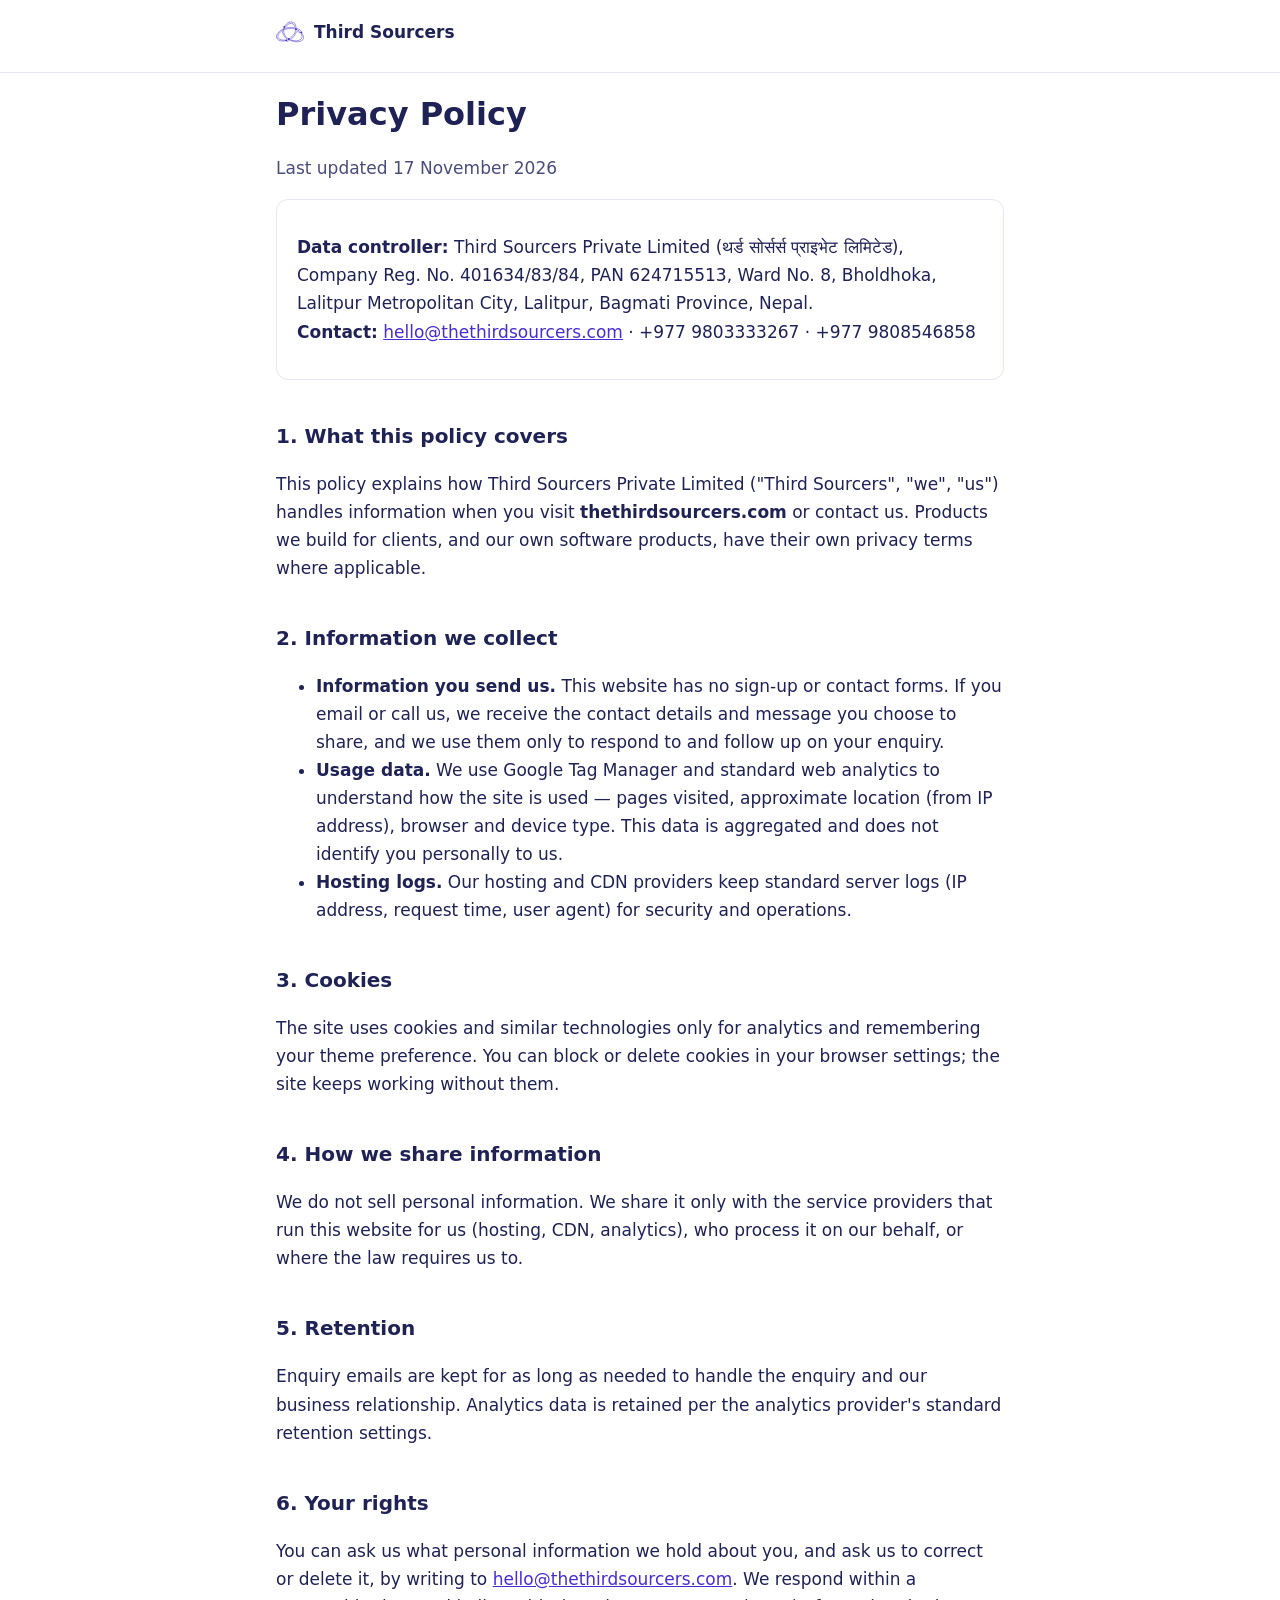
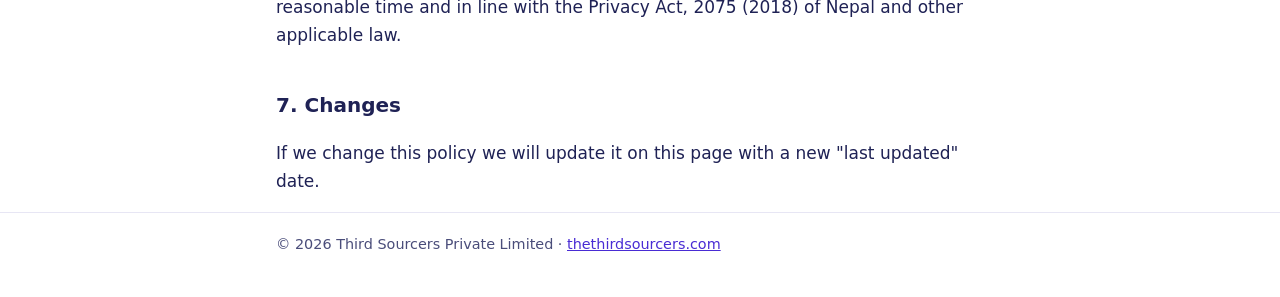
<file: privacy/index.html>
<!doctype html>
<html lang="en">
<head>
  <meta charset="utf-8" />
  <meta name="viewport" content="width=device-width, initial-scale=1" />
  <title>Privacy Policy — Third Sourcers</title>
  <meta name="description" content="How Third Sourcers Private Limited collects, uses and protects information on thethirdsourcers.com." />
  <link rel="icon" type="image/svg+xml" href="/Favicon.svg" />
  <style>
    :root { --ink: #1F2255; --ink-soft: #4a4d7a; --violet: #492CD4; --bg: #ffffff; --line: #e7e6f4; }
    @media (prefers-color-scheme: dark) {
      :root { --ink: #eef0ff; --ink-soft: #b9bcdc; --violet: #a596ff; --bg: #14163a; --line: #2b2e5e; }
    }
    * { box-sizing: border-box; }
    body { margin: 0; background: var(--bg); color: var(--ink); font: 17px/1.65 "DM Sans", system-ui, sans-serif; }
    .wrap { max-width: 760px; margin: 0 auto; padding: 0 16px; }
    header.top { border-bottom: 1px solid var(--line); padding: 18px 0; }
    header.top a { color: var(--ink); text-decoration: none; font-weight: 700; display: inline-flex; align-items: center; gap: 10px; }
    header.top img { width: 28px; height: 28px; }
    main { padding: 40px 0 72px; }
    h1 { font-size: 2rem; line-height: 1.2; }
    h2 { font-size: 1.25rem; margin-top: 2em; }
    a { color: var(--violet); }
    .meta { color: var(--ink-soft); }
    .card { border: 1px solid var(--line); border-radius: 12px; padding: 16px 20px; }
    footer { border-top: 1px solid var(--line); padding: 20px 0 40px; color: var(--ink-soft); font-size: .9rem; }
  </style>
</head>
<body>
  <header class="top">
    <div class="wrap">
      <a href="/"><img src="/assets/logo-mark.svg" alt="" width="28" height="28" />Third Sourcers</a>
    </div>
  </header>

  <main class="wrap">
    <h1>Privacy Policy</h1>
    <p class="meta">Last updated 17 November 2026</p>

    <div class="card">
      <p><strong>Data controller:</strong> Third Sourcers Private Limited (<span lang="ne">थर्ड सोर्सर्स प्राइभेट लिमिटेड</span>), Company Reg. No. 401634/83/84, PAN 624715513, Ward No. 8, Bholdhoka, Lalitpur Metropolitan City, Lalitpur, Bagmati Province, Nepal.<br />
      <strong>Contact:</strong> <a href="mailto:hello@thethirdsourcers.com">hello@thethirdsourcers.com</a> · +977 9803333267 · +977 9808546858</p>
    </div>

    <h2>1. What this policy covers</h2>
    <p>This policy explains how Third Sourcers Private Limited ("Third Sourcers", "we", "us") handles information when you visit <strong>thethirdsourcers.com</strong> or contact us. Products we build for clients, and our own software products, have their own privacy terms where applicable.</p>

    <h2>2. Information we collect</h2>
    <ul>
      <li><strong>Information you send us.</strong> This website has no sign-up or contact forms. If you email or call us, we receive the contact details and message you choose to share, and we use them only to respond to and follow up on your enquiry.</li>
      <li><strong>Usage data.</strong> We use Google Tag Manager and standard web analytics to understand how the site is used — pages visited, approximate location (from IP address), browser and device type. This data is aggregated and does not identify you personally to us.</li>
      <li><strong>Hosting logs.</strong> Our hosting and CDN providers keep standard server logs (IP address, request time, user agent) for security and operations.</li>
    </ul>

    <h2>3. Cookies</h2>
    <p>The site uses cookies and similar technologies only for analytics and remembering your theme preference. You can block or delete cookies in your browser settings; the site keeps working without them.</p>

    <h2>4. How we share information</h2>
    <p>We do not sell personal information. We share it only with the service providers that run this website for us (hosting, CDN, analytics), who process it on our behalf, or where the law requires us to.</p>

    <h2>5. Retention</h2>
    <p>Enquiry emails are kept for as long as needed to handle the enquiry and our business relationship. Analytics data is retained per the analytics provider's standard retention settings.</p>

    <h2>6. Your rights</h2>
    <p>You can ask us what personal information we hold about you, and ask us to correct or delete it, by writing to <a href="mailto:hello@thethirdsourcers.com">hello@thethirdsourcers.com</a>. We respond within a reasonable time and in line with the Privacy Act, 2075 (2018) of Nepal and other applicable law.</p>

    <h2>7. Changes</h2>
    <p>If we change this policy we will update it on this page with a new "last updated" date.</p>
  </main>

  <footer>
    <div class="wrap">© 2026 Third Sourcers Private Limited · <a href="/">thethirdsourcers.com</a></div>
  </footer>
</body>
</html>
</file>
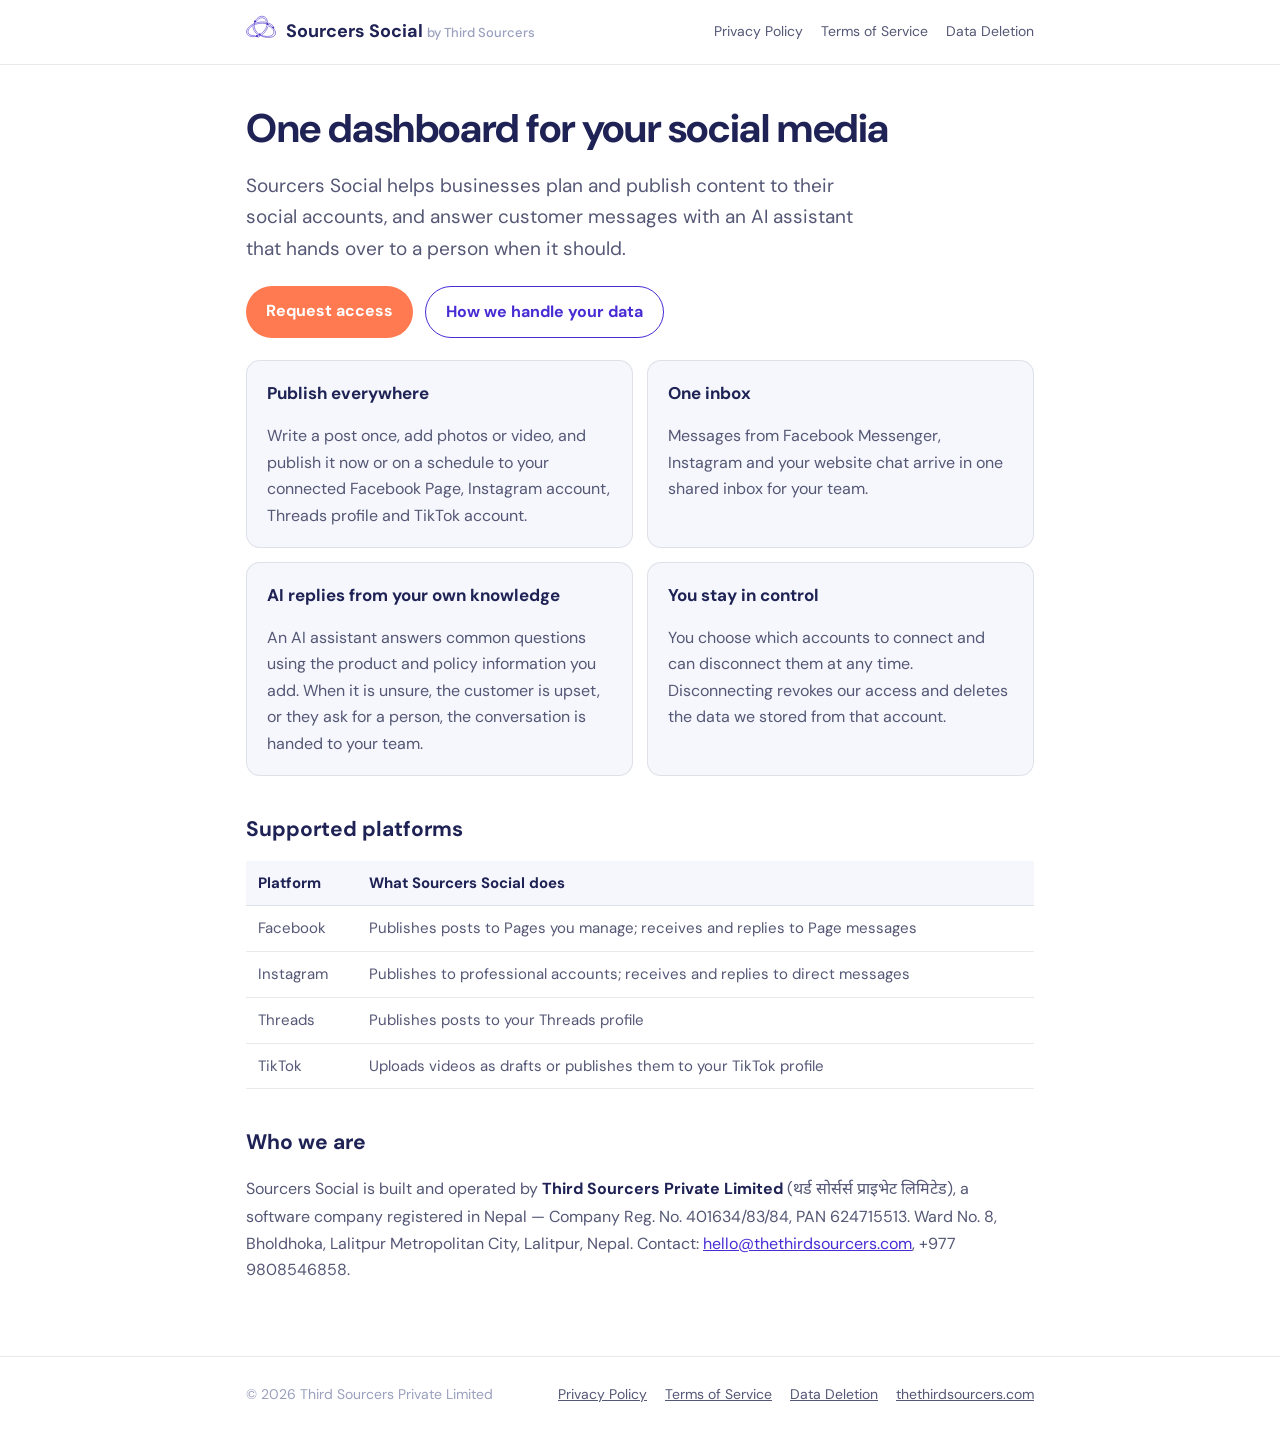
<file: sourcers-social/index.html>
<!doctype html>
<html lang="en">
<head>
  <meta charset="utf-8" />
  <meta name="viewport" content="width=device-width, initial-scale=1" />
  <title>Sourcers Social</title>
  <meta name="description" content="Sourcers Social by Third Sourcers Private Limited — publish to your social accounts and answer customer messages with an AI assistant, from one dashboard." />
  <link rel="icon" type="image/svg+xml" href="/Favicon.svg" />
  <link rel="stylesheet" href="/sourcers-social/legal.css" />
</head>
<body>
  <header class="top">
    <div class="wrap">
      <a class="brand" href="/sourcers-social/"><picture><source srcset="/assets/logo-mark-white.svg" media="(prefers-color-scheme: dark)" /><img src="/assets/logo-mark.svg" alt="" width="30" height="30" /></picture><span>Sourcers Social <small>by Third Sourcers</small></span></a>
      <nav class="legal-nav" aria-label="Sourcers Social">
        <a href="/sourcers-social/privacy/">Privacy Policy</a>
        <a href="/sourcers-social/terms/">Terms of Service</a>
        <a href="/sourcers-social/data-deletion/">Data Deletion</a>
      </nav>
    </div>
  </header>

  <main class="wrap">
    <h1>One dashboard for your social media</h1>
    <p class="lead">Sourcers Social helps businesses plan and publish content to their social accounts, and answer customer messages with an AI assistant that hands over to a person when it should.</p>
    <div class="actions">
      <a class="btn" href="mailto:hello@thethirdsourcers.com?subject=Sourcers%20Social%20access">Request access</a>
      <a class="btn ghost" href="/sourcers-social/privacy/">How we handle your data</a>
    </div>

    <div class="grid">
      <div class="card">
        <h3>Publish everywhere</h3>
        <p>Write a post once, add photos or video, and publish it now or on a schedule to your connected Facebook Page, Instagram account, Threads profile and TikTok account.</p>
      </div>
      <div class="card">
        <h3>One inbox</h3>
        <p>Messages from Facebook Messenger, Instagram and your website chat arrive in one shared inbox for your team.</p>
      </div>
      <div class="card">
        <h3>AI replies from your own knowledge</h3>
        <p>An AI assistant answers common questions using the product and policy information you add. When it is unsure, the customer is upset, or they ask for a person, the conversation is handed to your team.</p>
      </div>
      <div class="card">
        <h3>You stay in control</h3>
        <p>You choose which accounts to connect and can disconnect them at any time. Disconnecting revokes our access and deletes the data we stored from that account.</p>
      </div>
    </div>

    <h2>Supported platforms</h2>
    <div class="table-wrap">
      <table>
        <tr><th>Platform</th><th>What Sourcers Social does</th></tr>
        <tr><td>Facebook</td><td>Publishes posts to Pages you manage; receives and replies to Page messages</td></tr>
        <tr><td>Instagram</td><td>Publishes to professional accounts; receives and replies to direct messages</td></tr>
        <tr><td>Threads</td><td>Publishes posts to your Threads profile</td></tr>
        <tr><td>TikTok</td><td>Uploads videos as drafts or publishes them to your TikTok profile</td></tr>
      </table>
    </div>

    <h2>Who we are</h2>
    <p>Sourcers Social is built and operated by <strong>Third Sourcers Private Limited</strong> (<span class="np" lang="ne">थर्ड सोर्सर्स प्राइभेट लिमिटेड</span>), a software company registered in Nepal — Company Reg. No. 401634/83/84, PAN 624715513. Ward No. 8, Bholdhoka, Lalitpur Metropolitan City, Lalitpur, Nepal. Contact: <a href="mailto:hello@thethirdsourcers.com">hello@thethirdsourcers.com</a>, +977 9808546858.</p>
  </main>

  <footer class="bottom">
    <div class="wrap">
      <p>© <span id="y">2026</span> Third Sourcers Private Limited</p>
      <nav aria-label="Legal">
        <a href="/sourcers-social/privacy/">Privacy Policy</a>
        <a href="/sourcers-social/terms/">Terms of Service</a>
        <a href="/sourcers-social/data-deletion/">Data Deletion</a>
        <a href="/">thethirdsourcers.com</a>
      </nav>
    </div>
  </footer>
  <script>document.getElementById("y").textContent = new Date().getFullYear();</script>
</body>
</html>
</file>
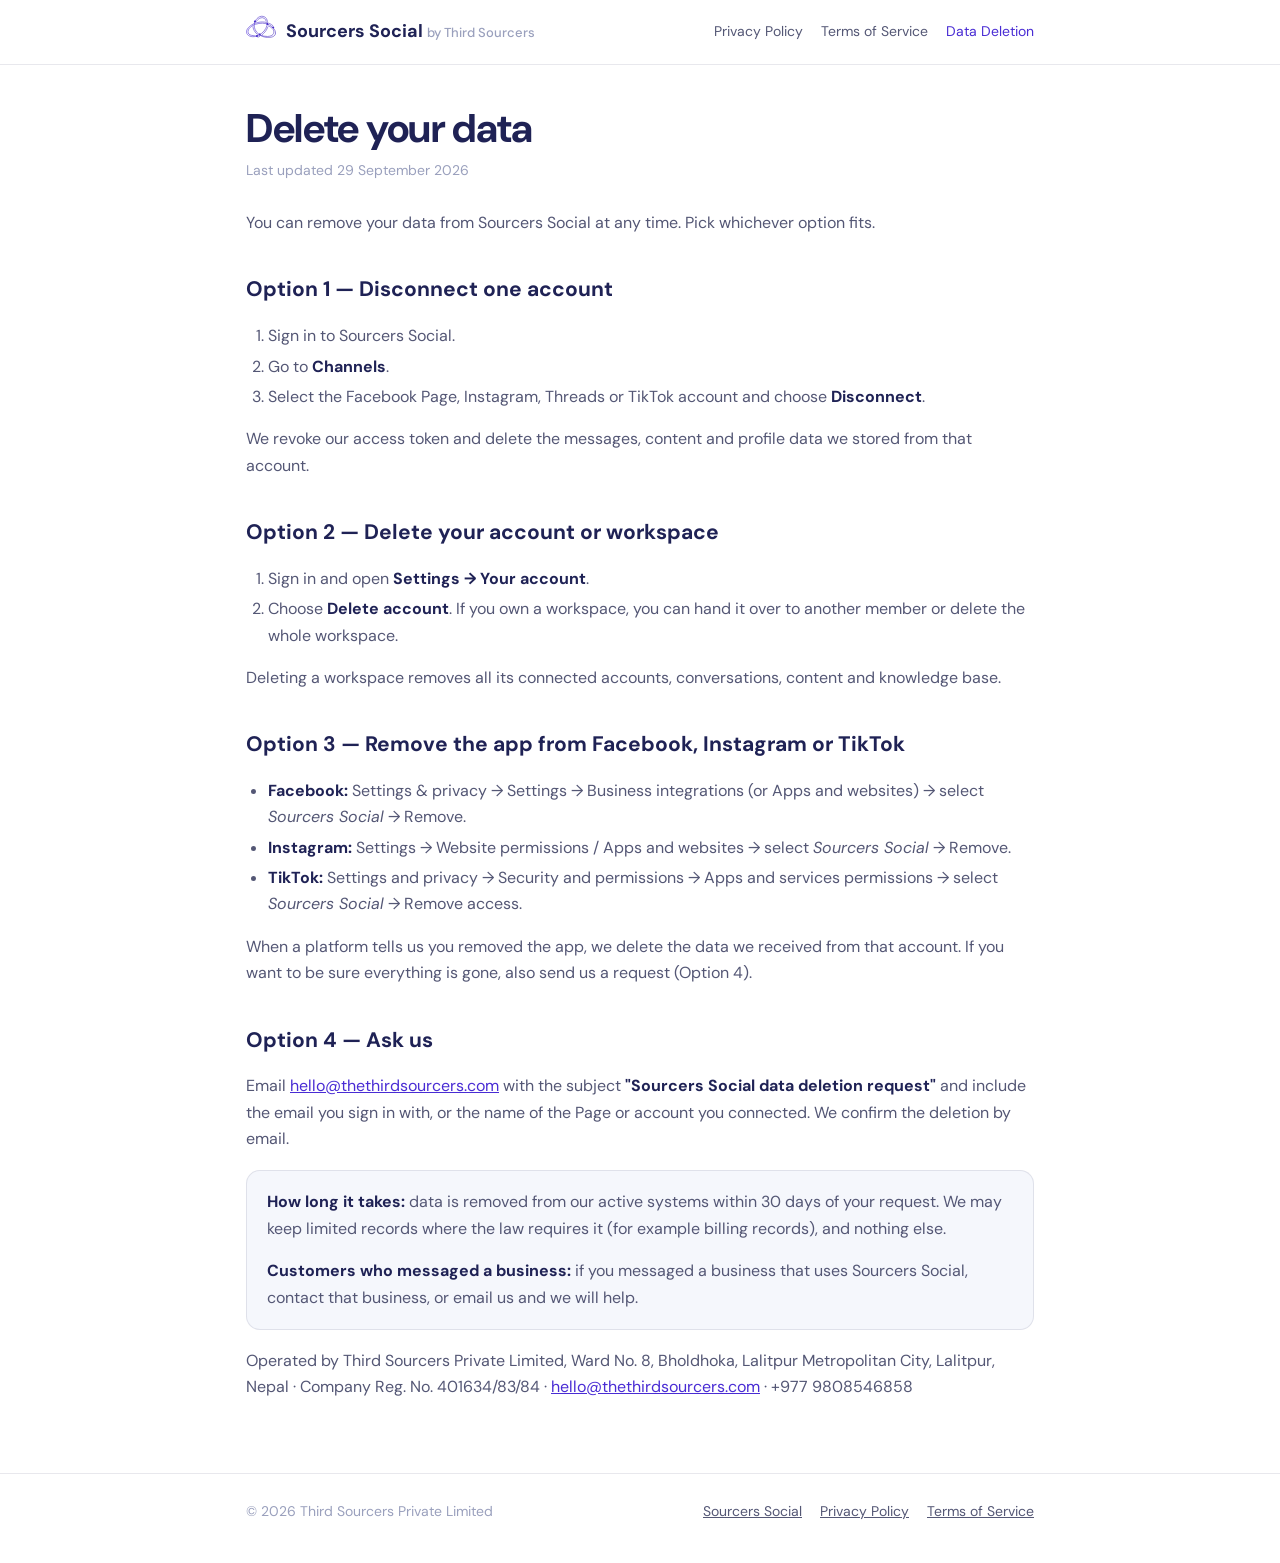
<file: sourcers-social/data-deletion/index.html>
<!doctype html>
<html lang="en">
<head>
  <meta charset="utf-8" />
  <meta name="viewport" content="width=device-width, initial-scale=1" />
  <title>Data Deletion — Sourcers Social</title>
  <meta name="description" content="How to delete your data from Sourcers Social, operated by Third Sourcers Private Limited." />
  <link rel="icon" type="image/svg+xml" href="/Favicon.svg" />
  <link rel="stylesheet" href="/sourcers-social/legal.css" />
</head>
<body>
  <header class="top">
    <div class="wrap">
      <a class="brand" href="/sourcers-social/"><picture><source srcset="/assets/logo-mark-white.svg" media="(prefers-color-scheme: dark)" /><img src="/assets/logo-mark.svg" alt="" width="30" height="30" /></picture><span>Sourcers Social <small>by Third Sourcers</small></span></a>
      <nav class="legal-nav" aria-label="Sourcers Social">
        <a href="/sourcers-social/privacy/">Privacy Policy</a>
        <a href="/sourcers-social/terms/">Terms of Service</a>
        <a href="/sourcers-social/data-deletion/" aria-current="page">Data Deletion</a>
      </nav>
    </div>
  </header>

  <main class="wrap">
    <h1>Delete your data</h1>
    <p class="meta">Last updated 29 September 2026</p>
    <p>You can remove your data from Sourcers Social at any time. Pick whichever option fits.</p>

    <h2>Option 1 — Disconnect one account</h2>
    <ol>
      <li>Sign in to Sourcers Social.</li>
      <li>Go to <strong>Channels</strong>.</li>
      <li>Select the Facebook Page, Instagram, Threads or TikTok account and choose <strong>Disconnect</strong>.</li>
    </ol>
    <p>We revoke our access token and delete the messages, content and profile data we stored from that account.</p>

    <h2>Option 2 — Delete your account or workspace</h2>
    <ol>
      <li>Sign in and open <strong>Settings → Your account</strong>.</li>
      <li>Choose <strong>Delete account</strong>. If you own a workspace, you can hand it over to another member or delete the whole workspace.</li>
    </ol>
    <p>Deleting a workspace removes all its connected accounts, conversations, content and knowledge base.</p>

    <h2>Option 3 — Remove the app from Facebook, Instagram or TikTok</h2>
    <ul>
      <li><strong>Facebook:</strong> Settings &amp; privacy → Settings → Business integrations (or Apps and websites) → select <em>Sourcers Social</em> → Remove.</li>
      <li><strong>Instagram:</strong> Settings → Website permissions / Apps and websites → select <em>Sourcers Social</em> → Remove.</li>
      <li><strong>TikTok:</strong> Settings and privacy → Security and permissions → Apps and services permissions → select <em>Sourcers Social</em> → Remove access.</li>
    </ul>
    <p>When a platform tells us you removed the app, we delete the data we received from that account. If you want to be sure everything is gone, also send us a request (Option 4).</p>

    <h2>Option 4 — Ask us</h2>
    <p>Email <a href="mailto:hello@thethirdsourcers.com?subject=Sourcers%20Social%20data%20deletion%20request">hello@thethirdsourcers.com</a> with the subject <strong>"Sourcers Social data deletion request"</strong> and include the email you sign in with, or the name of the Page or account you connected. We confirm the deletion by email.</p>

    <div class="card">
      <p><strong>How long it takes:</strong> data is removed from our active systems within 30 days of your request. We may keep limited records where the law requires it (for example billing records), and nothing else.</p>
      <p><strong>Customers who messaged a business:</strong> if you messaged a business that uses Sourcers Social, contact that business, or email us and we will help.</p>
    </div>

    <p>Operated by Third Sourcers Private Limited, Ward No. 8, Bholdhoka, Lalitpur Metropolitan City, Lalitpur, Nepal · Company Reg. No. 401634/83/84 · <a href="mailto:hello@thethirdsourcers.com">hello@thethirdsourcers.com</a> · +977 9808546858</p>
  </main>

  <footer class="bottom">
    <div class="wrap">
      <p>© <span id="y">2026</span> Third Sourcers Private Limited</p>
      <nav aria-label="Legal">
        <a href="/sourcers-social/">Sourcers Social</a>
        <a href="/sourcers-social/privacy/">Privacy Policy</a>
        <a href="/sourcers-social/terms/">Terms of Service</a>
      </nav>
    </div>
  </footer>
  <script>document.getElementById("y").textContent = new Date().getFullYear();</script>
</body>
</html>
</file>
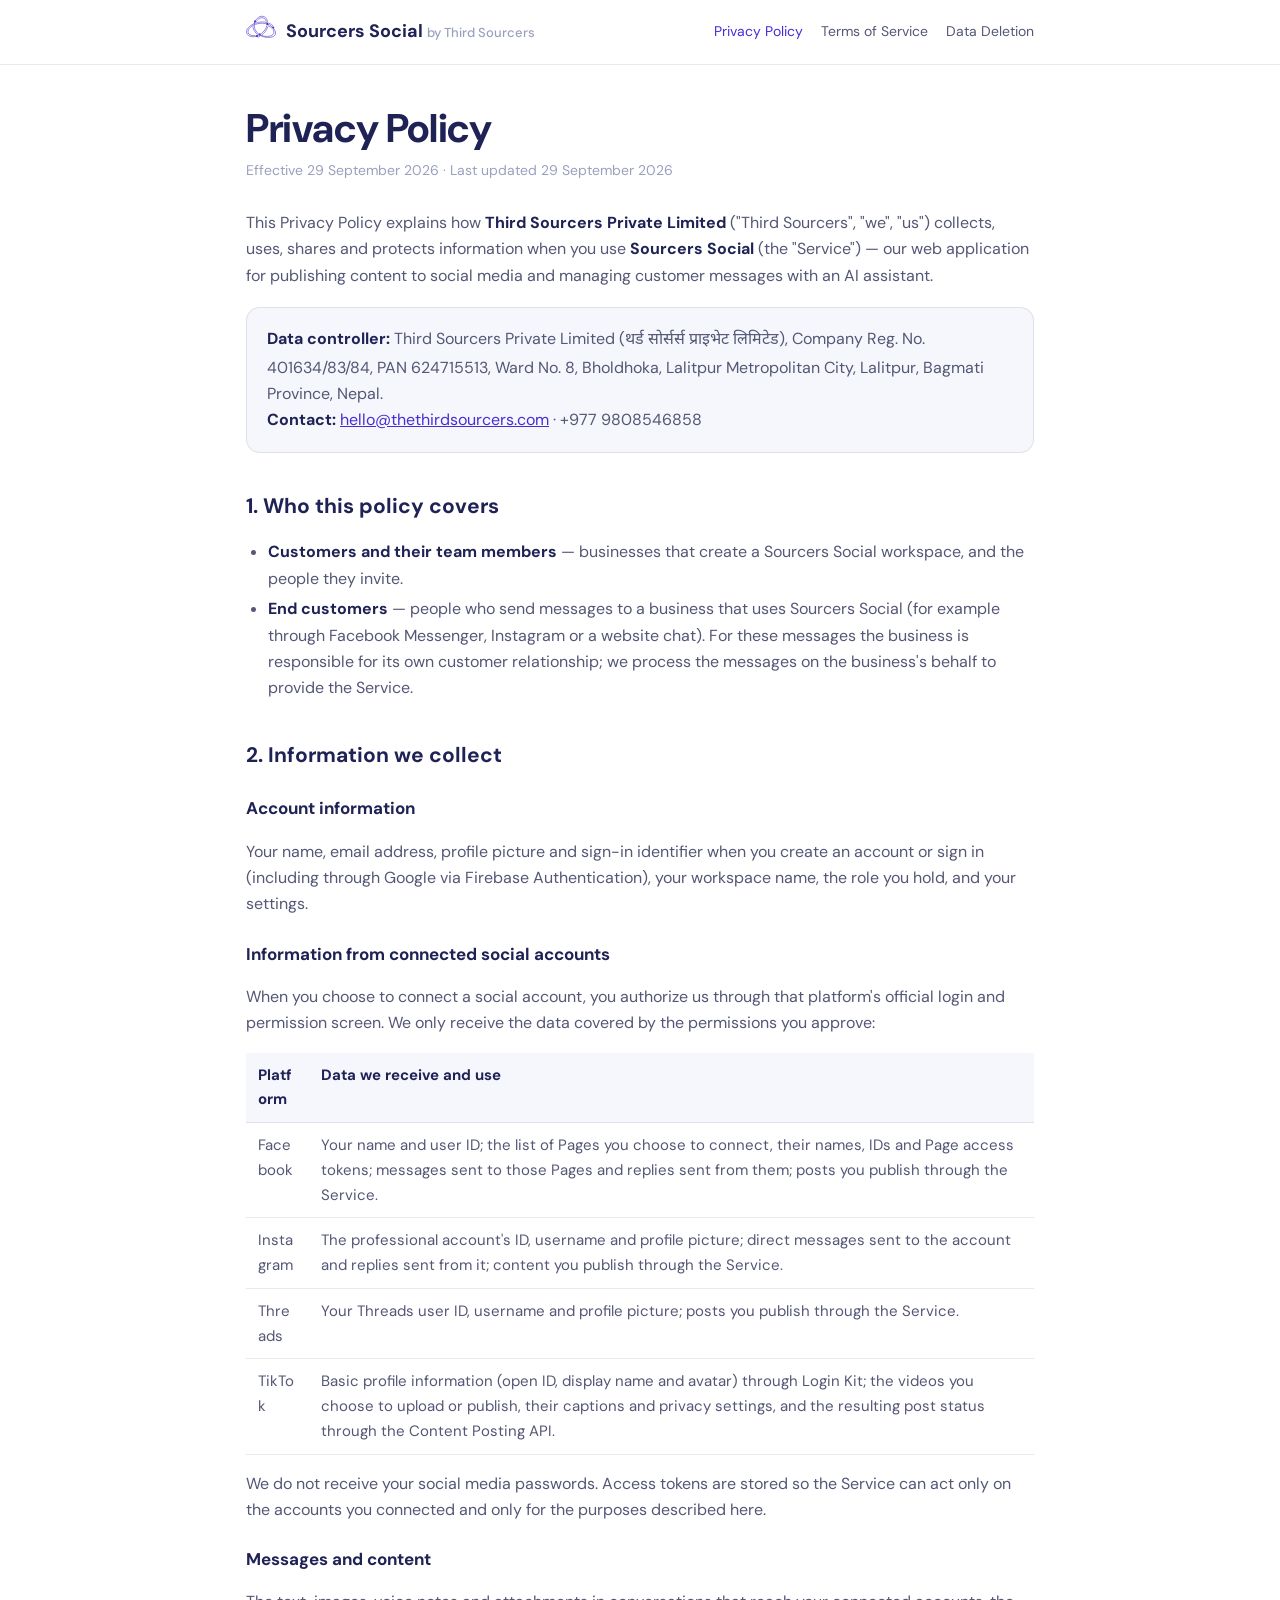
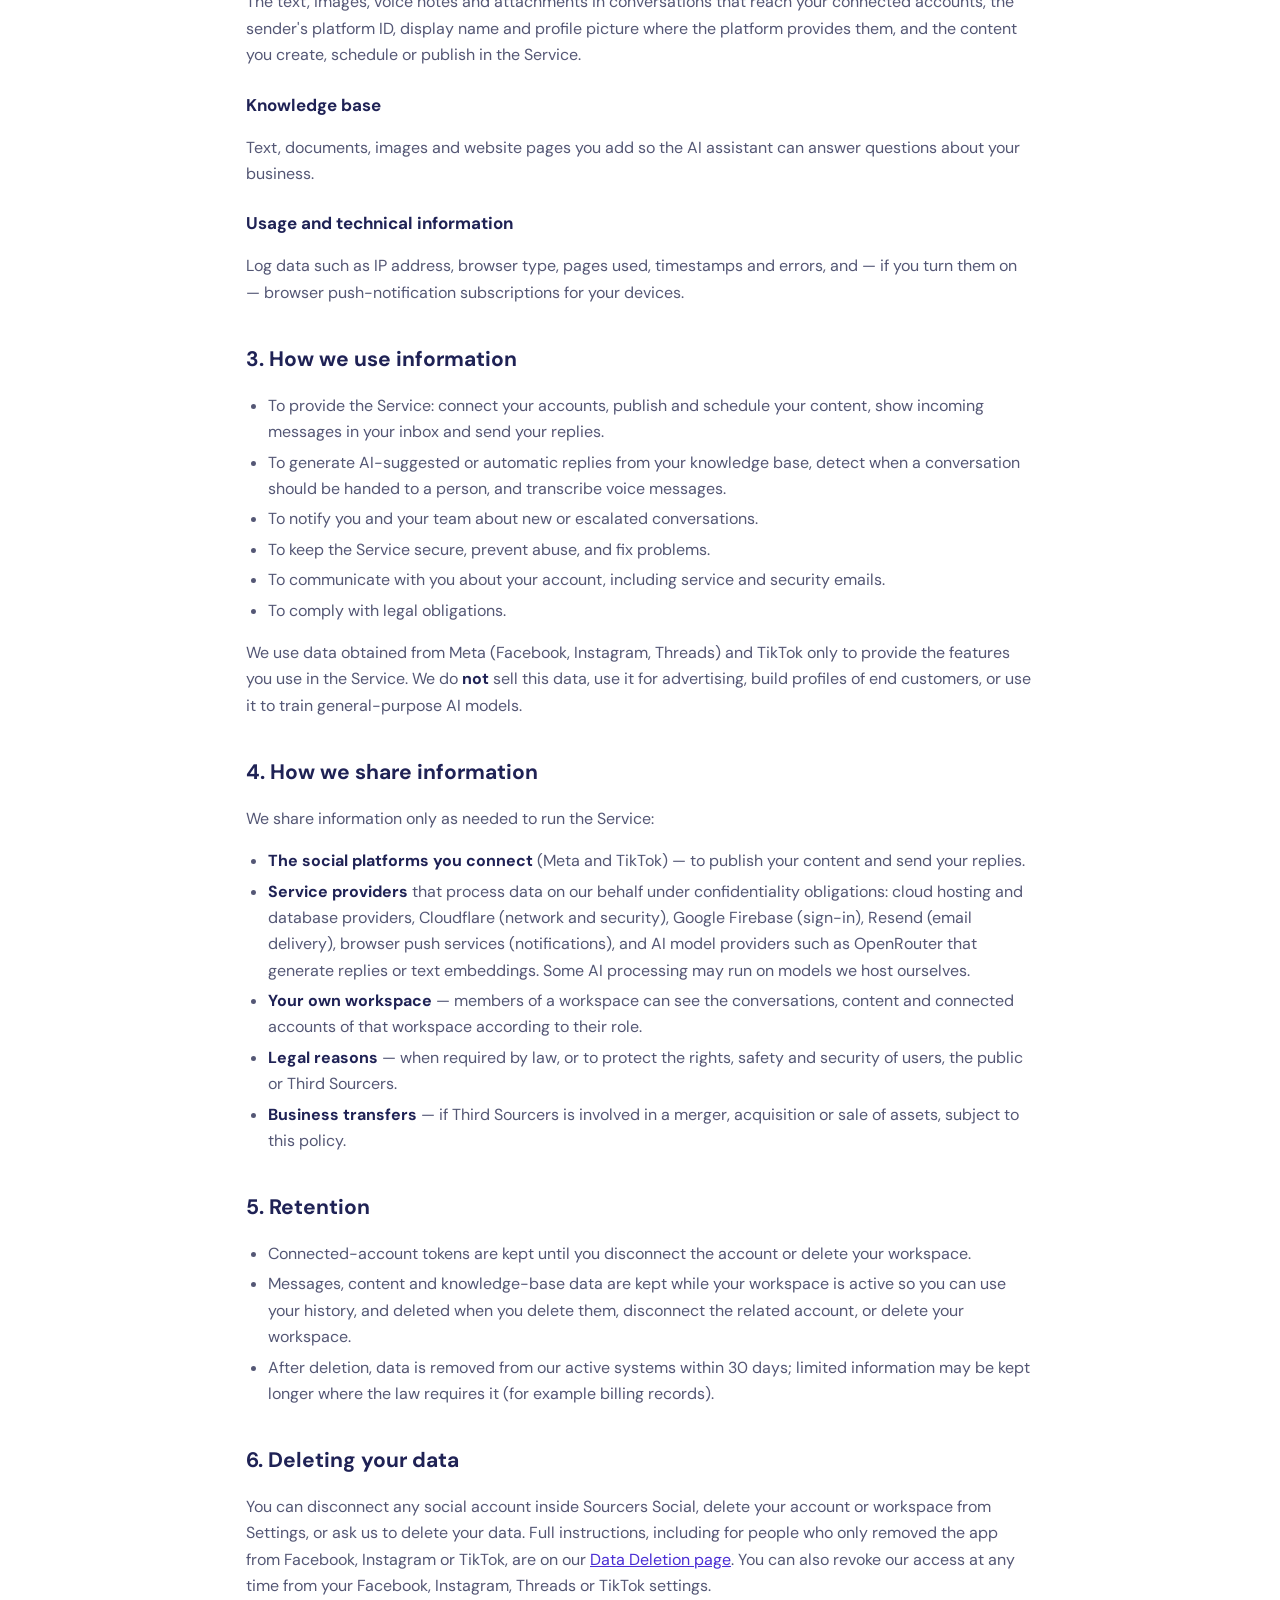
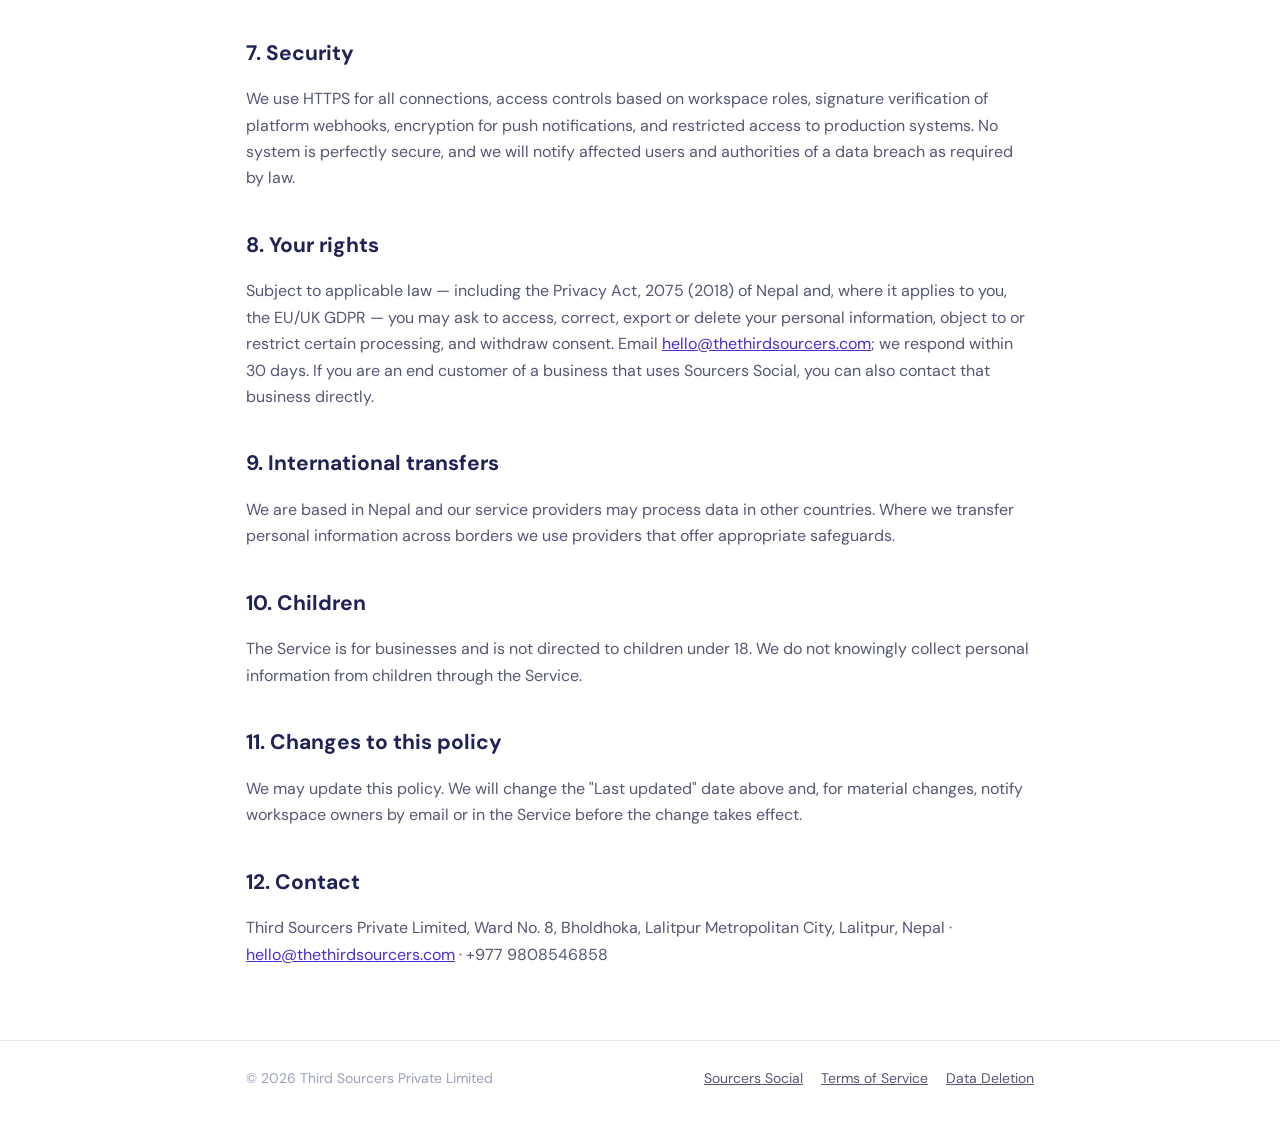
<file: sourcers-social/privacy/index.html>
<!doctype html>
<html lang="en">
<head>
  <meta charset="utf-8" />
  <meta name="viewport" content="width=device-width, initial-scale=1" />
  <title>Privacy Policy — Sourcers Social</title>
  <meta name="description" content="How Third Sourcers Private Limited collects, uses, shares and deletes data in Sourcers Social." />
  <link rel="icon" type="image/svg+xml" href="/Favicon.svg" />
  <link rel="stylesheet" href="/sourcers-social/legal.css" />
</head>
<body>
  <header class="top">
    <div class="wrap">
      <a class="brand" href="/sourcers-social/"><picture><source srcset="/assets/logo-mark-white.svg" media="(prefers-color-scheme: dark)" /><img src="/assets/logo-mark.svg" alt="" width="30" height="30" /></picture><span>Sourcers Social <small>by Third Sourcers</small></span></a>
      <nav class="legal-nav" aria-label="Sourcers Social">
        <a href="/sourcers-social/privacy/" aria-current="page">Privacy Policy</a>
        <a href="/sourcers-social/terms/">Terms of Service</a>
        <a href="/sourcers-social/data-deletion/">Data Deletion</a>
      </nav>
    </div>
  </header>

  <main class="wrap">
    <h1>Privacy Policy</h1>
    <p class="meta">Effective 29 September 2026 · Last updated 29 September 2026</p>

    <p>This Privacy Policy explains how <strong>Third Sourcers Private Limited</strong> ("Third Sourcers", "we", "us") collects, uses, shares and protects information when you use <strong>Sourcers Social</strong> (the "Service") — our web application for publishing content to social media and managing customer messages with an AI assistant.</p>

    <div class="card">
      <p><strong>Data controller:</strong> Third Sourcers Private Limited (<span class="np" lang="ne">थर्ड सोर्सर्स प्राइभेट लिमिटेड</span>), Company Reg. No. 401634/83/84, PAN 624715513, Ward No. 8, Bholdhoka, Lalitpur Metropolitan City, Lalitpur, Bagmati Province, Nepal.<br />
      <strong>Contact:</strong> <a href="mailto:hello@thethirdsourcers.com">hello@thethirdsourcers.com</a> · +977 9808546858</p>
    </div>

    <h2>1. Who this policy covers</h2>
    <ul>
      <li><strong>Customers and their team members</strong> — businesses that create a Sourcers Social workspace, and the people they invite.</li>
      <li><strong>End customers</strong> — people who send messages to a business that uses Sourcers Social (for example through Facebook Messenger, Instagram or a website chat). For these messages the business is responsible for its own customer relationship; we process the messages on the business's behalf to provide the Service.</li>
    </ul>

    <h2>2. Information we collect</h2>
    <h3>Account information</h3>
    <p>Your name, email address, profile picture and sign-in identifier when you create an account or sign in (including through Google via Firebase Authentication), your workspace name, the role you hold, and your settings.</p>

    <h3>Information from connected social accounts</h3>
    <p>When you choose to connect a social account, you authorize us through that platform's official login and permission screen. We only receive the data covered by the permissions you approve:</p>
    <div class="table-wrap">
      <table>
        <tr><th>Platform</th><th>Data we receive and use</th></tr>
        <tr><td>Facebook</td><td>Your name and user ID; the list of Pages you choose to connect, their names, IDs and Page access tokens; messages sent to those Pages and replies sent from them; posts you publish through the Service.</td></tr>
        <tr><td>Instagram</td><td>The professional account's ID, username and profile picture; direct messages sent to the account and replies sent from it; content you publish through the Service.</td></tr>
        <tr><td>Threads</td><td>Your Threads user ID, username and profile picture; posts you publish through the Service.</td></tr>
        <tr><td>TikTok</td><td>Basic profile information (open ID, display name and avatar) through Login Kit; the videos you choose to upload or publish, their captions and privacy settings, and the resulting post status through the Content Posting API.</td></tr>
      </table>
    </div>
    <p>We do not receive your social media passwords. Access tokens are stored so the Service can act only on the accounts you connected and only for the purposes described here.</p>

    <h3>Messages and content</h3>
    <p>The text, images, voice notes and attachments in conversations that reach your connected accounts, the sender's platform ID, display name and profile picture where the platform provides them, and the content you create, schedule or publish in the Service.</p>

    <h3>Knowledge base</h3>
    <p>Text, documents, images and website pages you add so the AI assistant can answer questions about your business.</p>

    <h3>Usage and technical information</h3>
    <p>Log data such as IP address, browser type, pages used, timestamps and errors, and — if you turn them on — browser push-notification subscriptions for your devices.</p>

    <h2>3. How we use information</h2>
    <ul>
      <li>To provide the Service: connect your accounts, publish and schedule your content, show incoming messages in your inbox and send your replies.</li>
      <li>To generate AI-suggested or automatic replies from your knowledge base, detect when a conversation should be handed to a person, and transcribe voice messages.</li>
      <li>To notify you and your team about new or escalated conversations.</li>
      <li>To keep the Service secure, prevent abuse, and fix problems.</li>
      <li>To communicate with you about your account, including service and security emails.</li>
      <li>To comply with legal obligations.</li>
    </ul>
    <p>We use data obtained from Meta (Facebook, Instagram, Threads) and TikTok only to provide the features you use in the Service. We do <strong>not</strong> sell this data, use it for advertising, build profiles of end customers, or use it to train general-purpose AI models.</p>

    <h2>4. How we share information</h2>
    <p>We share information only as needed to run the Service:</p>
    <ul>
      <li><strong>The social platforms you connect</strong> (Meta and TikTok) — to publish your content and send your replies.</li>
      <li><strong>Service providers</strong> that process data on our behalf under confidentiality obligations: cloud hosting and database providers, Cloudflare (network and security), Google Firebase (sign-in), Resend (email delivery), browser push services (notifications), and AI model providers such as OpenRouter that generate replies or text embeddings. Some AI processing may run on models we host ourselves.</li>
      <li><strong>Your own workspace</strong> — members of a workspace can see the conversations, content and connected accounts of that workspace according to their role.</li>
      <li><strong>Legal reasons</strong> — when required by law, or to protect the rights, safety and security of users, the public or Third Sourcers.</li>
      <li><strong>Business transfers</strong> — if Third Sourcers is involved in a merger, acquisition or sale of assets, subject to this policy.</li>
    </ul>

    <h2>5. Retention</h2>
    <ul>
      <li>Connected-account tokens are kept until you disconnect the account or delete your workspace.</li>
      <li>Messages, content and knowledge-base data are kept while your workspace is active so you can use your history, and deleted when you delete them, disconnect the related account, or delete your workspace.</li>
      <li>After deletion, data is removed from our active systems within 30 days; limited information may be kept longer where the law requires it (for example billing records).</li>
    </ul>

    <h2>6. Deleting your data</h2>
    <p>You can disconnect any social account inside Sourcers Social, delete your account or workspace from Settings, or ask us to delete your data. Full instructions, including for people who only removed the app from Facebook, Instagram or TikTok, are on our <a href="/sourcers-social/data-deletion/">Data Deletion page</a>. You can also revoke our access at any time from your Facebook, Instagram, Threads or TikTok settings.</p>

    <h2>7. Security</h2>
    <p>We use HTTPS for all connections, access controls based on workspace roles, signature verification of platform webhooks, encryption for push notifications, and restricted access to production systems. No system is perfectly secure, and we will notify affected users and authorities of a data breach as required by law.</p>

    <h2>8. Your rights</h2>
    <p>Subject to applicable law — including the Privacy Act, 2075 (2018) of Nepal and, where it applies to you, the EU/UK GDPR — you may ask to access, correct, export or delete your personal information, object to or restrict certain processing, and withdraw consent. Email <a href="mailto:hello@thethirdsourcers.com">hello@thethirdsourcers.com</a>; we respond within 30 days. If you are an end customer of a business that uses Sourcers Social, you can also contact that business directly.</p>

    <h2>9. International transfers</h2>
    <p>We are based in Nepal and our service providers may process data in other countries. Where we transfer personal information across borders we use providers that offer appropriate safeguards.</p>

    <h2>10. Children</h2>
    <p>The Service is for businesses and is not directed to children under 18. We do not knowingly collect personal information from children through the Service.</p>

    <h2>11. Changes to this policy</h2>
    <p>We may update this policy. We will change the "Last updated" date above and, for material changes, notify workspace owners by email or in the Service before the change takes effect.</p>

    <h2>12. Contact</h2>
    <p>Third Sourcers Private Limited, Ward No. 8, Bholdhoka, Lalitpur Metropolitan City, Lalitpur, Nepal · <a href="mailto:hello@thethirdsourcers.com">hello@thethirdsourcers.com</a> · +977 9808546858</p>
  </main>

  <footer class="bottom">
    <div class="wrap">
      <p>© <span id="y">2026</span> Third Sourcers Private Limited</p>
      <nav aria-label="Legal">
        <a href="/sourcers-social/">Sourcers Social</a>
        <a href="/sourcers-social/terms/">Terms of Service</a>
        <a href="/sourcers-social/data-deletion/">Data Deletion</a>
      </nav>
    </div>
  </footer>
  <script>document.getElementById("y").textContent = new Date().getFullYear();</script>
</body>
</html>
</file>
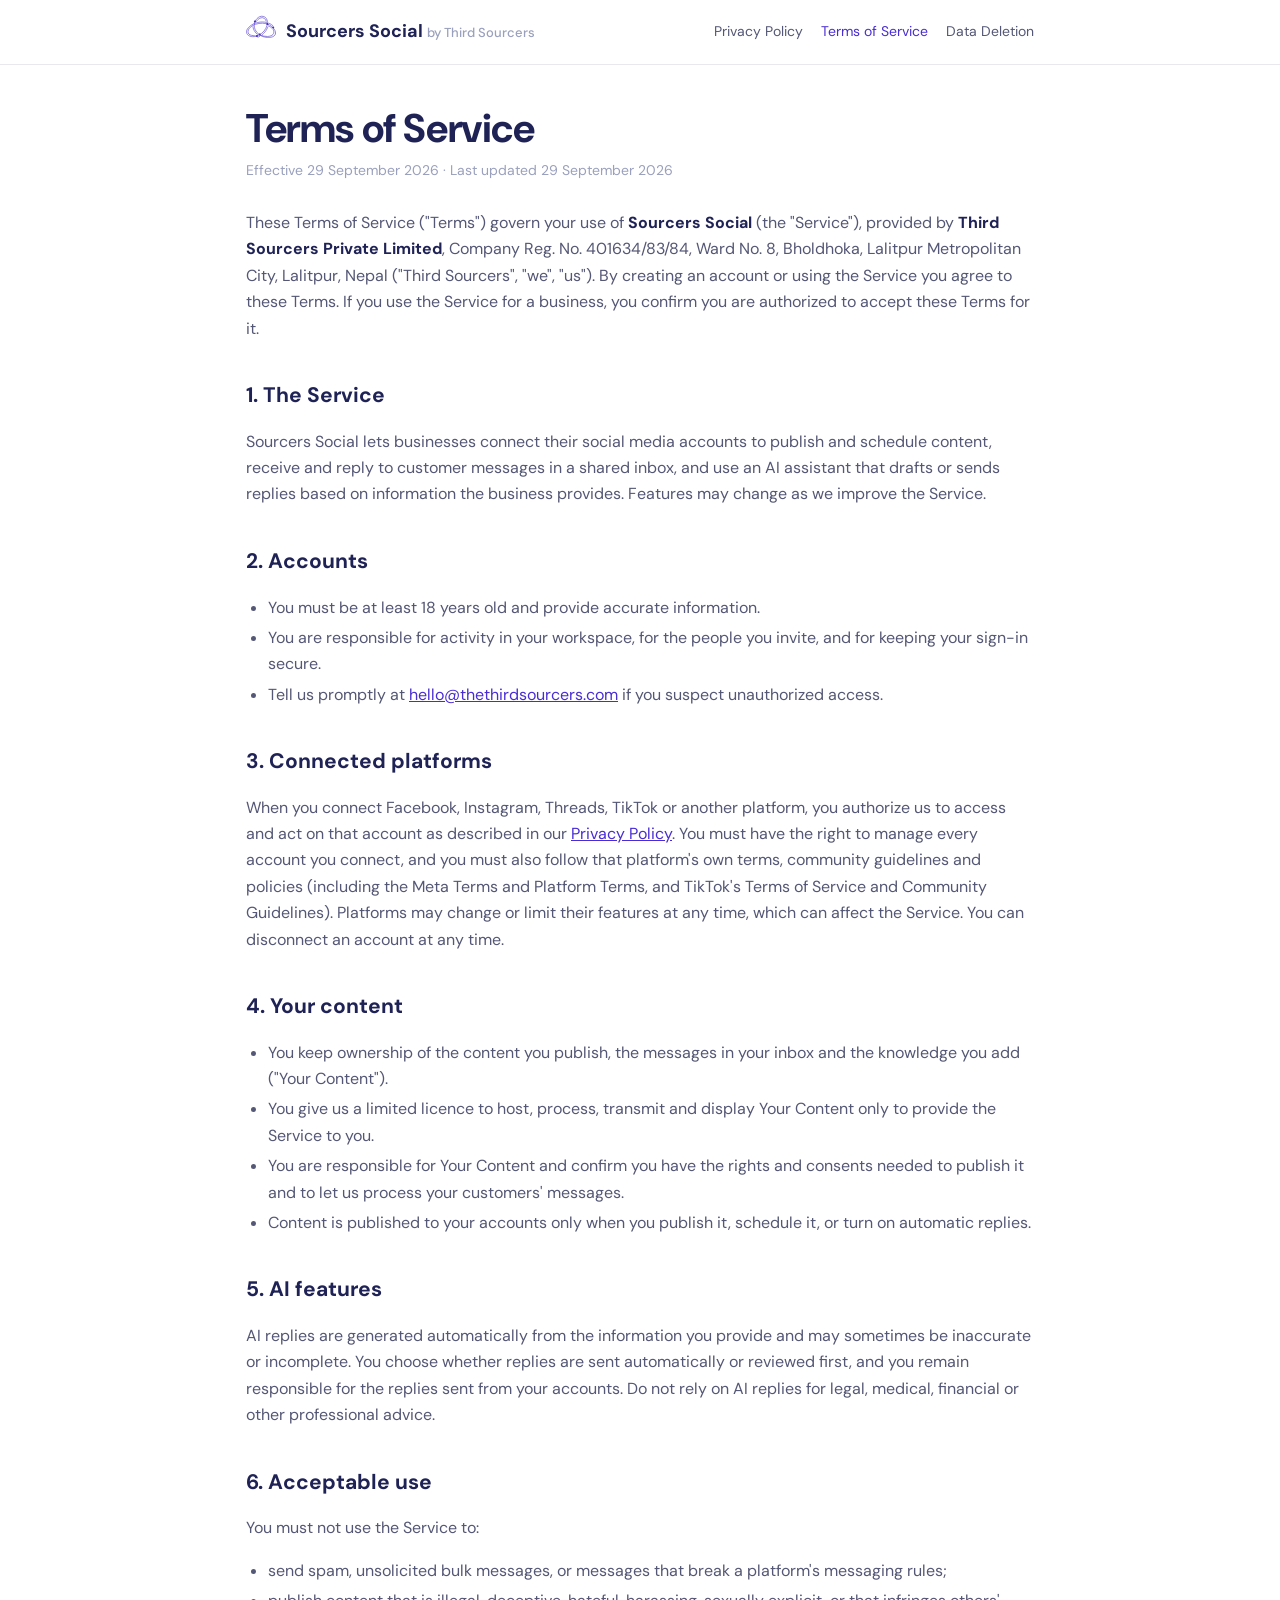
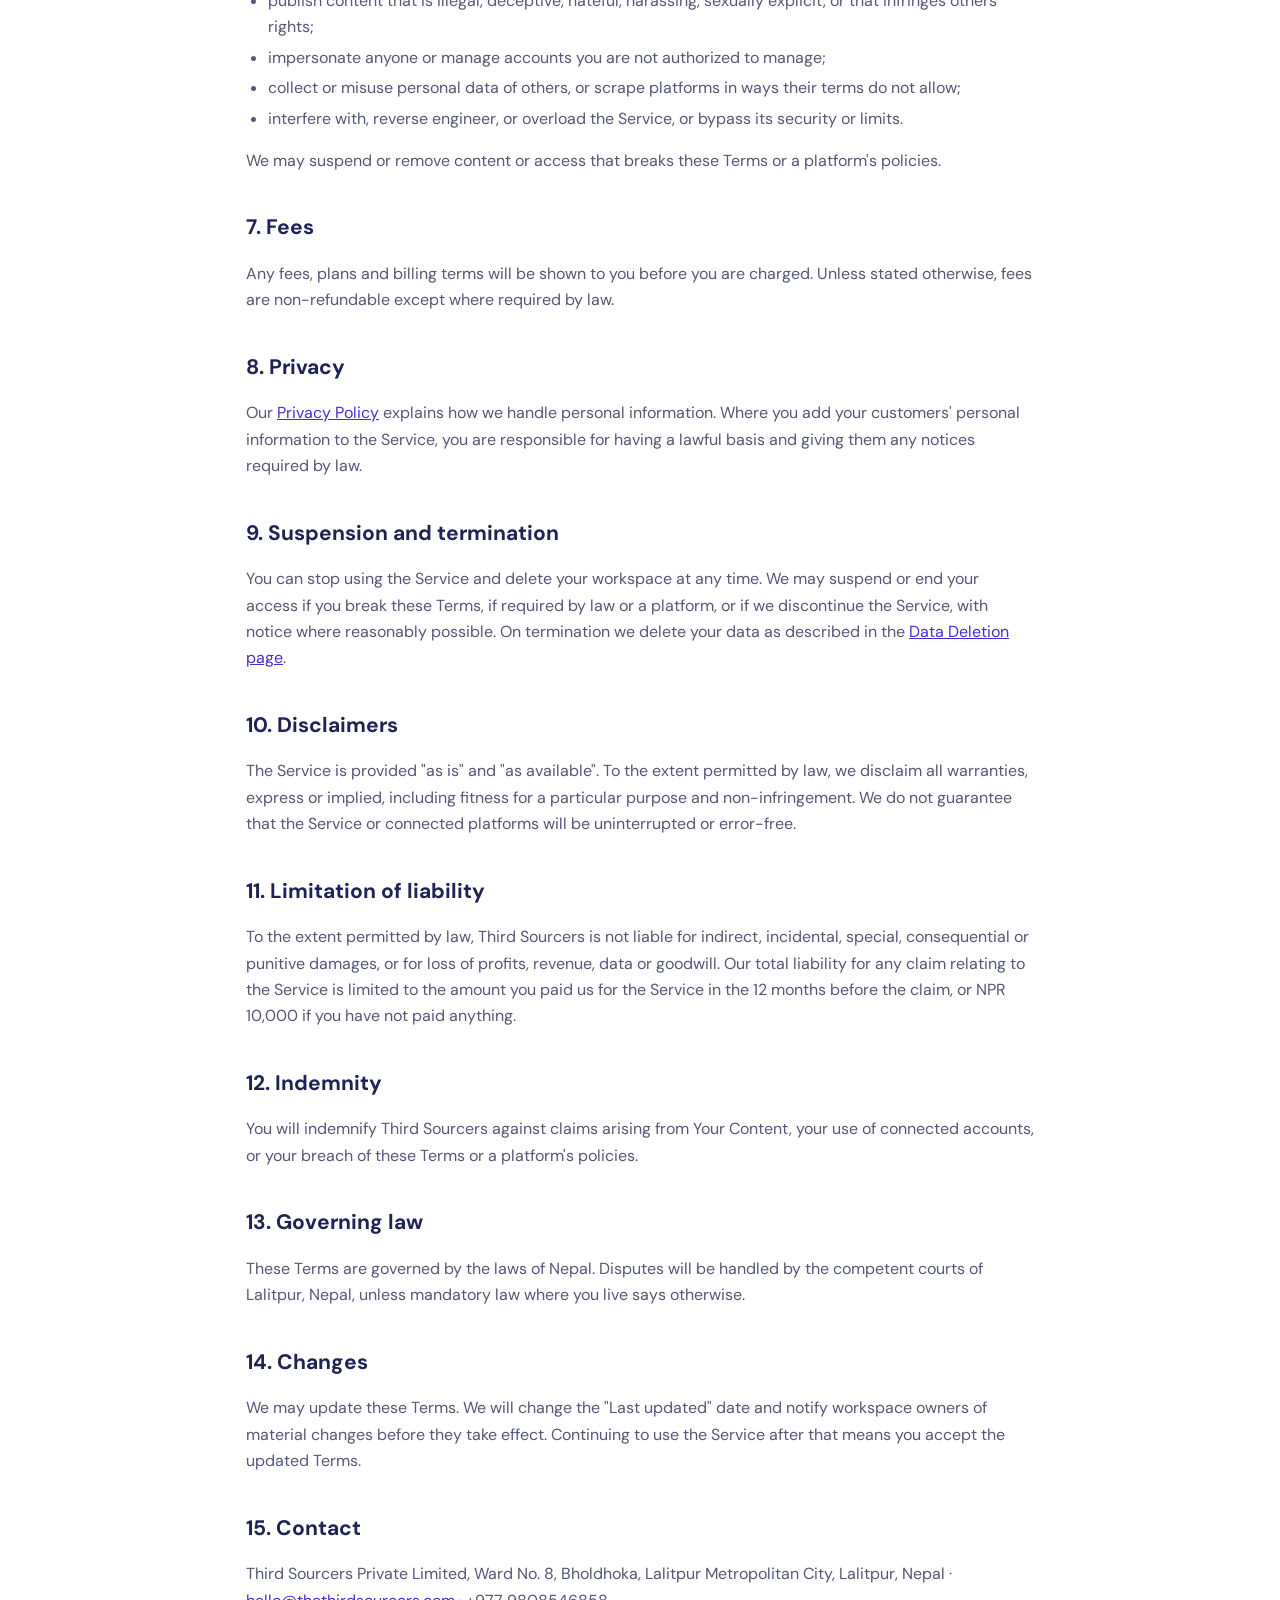
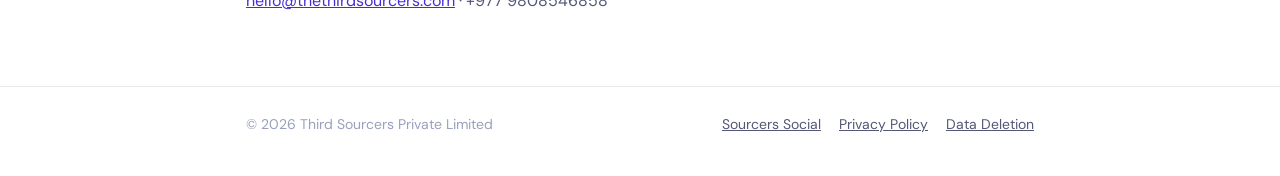
<file: sourcers-social/terms/index.html>
<!doctype html>
<html lang="en">
<head>
  <meta charset="utf-8" />
  <meta name="viewport" content="width=device-width, initial-scale=1" />
  <title>Terms of Service — Sourcers Social</title>
  <meta name="description" content="Terms of Service for Sourcers Social, operated by Third Sourcers Private Limited." />
  <link rel="icon" type="image/svg+xml" href="/Favicon.svg" />
  <link rel="stylesheet" href="/sourcers-social/legal.css" />
</head>
<body>
  <header class="top">
    <div class="wrap">
      <a class="brand" href="/sourcers-social/"><picture><source srcset="/assets/logo-mark-white.svg" media="(prefers-color-scheme: dark)" /><img src="/assets/logo-mark.svg" alt="" width="30" height="30" /></picture><span>Sourcers Social <small>by Third Sourcers</small></span></a>
      <nav class="legal-nav" aria-label="Sourcers Social">
        <a href="/sourcers-social/privacy/">Privacy Policy</a>
        <a href="/sourcers-social/terms/" aria-current="page">Terms of Service</a>
        <a href="/sourcers-social/data-deletion/">Data Deletion</a>
      </nav>
    </div>
  </header>

  <main class="wrap">
    <h1>Terms of Service</h1>
    <p class="meta">Effective 29 September 2026 · Last updated 29 September 2026</p>

    <p>These Terms of Service ("Terms") govern your use of <strong>Sourcers Social</strong> (the "Service"), provided by <strong>Third Sourcers Private Limited</strong>, Company Reg. No. 401634/83/84, Ward No. 8, Bholdhoka, Lalitpur Metropolitan City, Lalitpur, Nepal ("Third Sourcers", "we", "us"). By creating an account or using the Service you agree to these Terms. If you use the Service for a business, you confirm you are authorized to accept these Terms for it.</p>

    <h2>1. The Service</h2>
    <p>Sourcers Social lets businesses connect their social media accounts to publish and schedule content, receive and reply to customer messages in a shared inbox, and use an AI assistant that drafts or sends replies based on information the business provides. Features may change as we improve the Service.</p>

    <h2>2. Accounts</h2>
    <ul>
      <li>You must be at least 18 years old and provide accurate information.</li>
      <li>You are responsible for activity in your workspace, for the people you invite, and for keeping your sign-in secure.</li>
      <li>Tell us promptly at <a href="mailto:hello@thethirdsourcers.com">hello@thethirdsourcers.com</a> if you suspect unauthorized access.</li>
    </ul>

    <h2>3. Connected platforms</h2>
    <p>When you connect Facebook, Instagram, Threads, TikTok or another platform, you authorize us to access and act on that account as described in our <a href="/sourcers-social/privacy/">Privacy Policy</a>. You must have the right to manage every account you connect, and you must also follow that platform's own terms, community guidelines and policies (including the Meta Terms and Platform Terms, and TikTok's Terms of Service and Community Guidelines). Platforms may change or limit their features at any time, which can affect the Service. You can disconnect an account at any time.</p>

    <h2>4. Your content</h2>
    <ul>
      <li>You keep ownership of the content you publish, the messages in your inbox and the knowledge you add ("Your Content").</li>
      <li>You give us a limited licence to host, process, transmit and display Your Content only to provide the Service to you.</li>
      <li>You are responsible for Your Content and confirm you have the rights and consents needed to publish it and to let us process your customers' messages.</li>
      <li>Content is published to your accounts only when you publish it, schedule it, or turn on automatic replies.</li>
    </ul>

    <h2>5. AI features</h2>
    <p>AI replies are generated automatically from the information you provide and may sometimes be inaccurate or incomplete. You choose whether replies are sent automatically or reviewed first, and you remain responsible for the replies sent from your accounts. Do not rely on AI replies for legal, medical, financial or other professional advice.</p>

    <h2>6. Acceptable use</h2>
    <p>You must not use the Service to:</p>
    <ul>
      <li>send spam, unsolicited bulk messages, or messages that break a platform's messaging rules;</li>
      <li>publish content that is illegal, deceptive, hateful, harassing, sexually explicit, or that infringes others' rights;</li>
      <li>impersonate anyone or manage accounts you are not authorized to manage;</li>
      <li>collect or misuse personal data of others, or scrape platforms in ways their terms do not allow;</li>
      <li>interfere with, reverse engineer, or overload the Service, or bypass its security or limits.</li>
    </ul>
    <p>We may suspend or remove content or access that breaks these Terms or a platform's policies.</p>

    <h2>7. Fees</h2>
    <p>Any fees, plans and billing terms will be shown to you before you are charged. Unless stated otherwise, fees are non-refundable except where required by law.</p>

    <h2>8. Privacy</h2>
    <p>Our <a href="/sourcers-social/privacy/">Privacy Policy</a> explains how we handle personal information. Where you add your customers' personal information to the Service, you are responsible for having a lawful basis and giving them any notices required by law.</p>

    <h2>9. Suspension and termination</h2>
    <p>You can stop using the Service and delete your workspace at any time. We may suspend or end your access if you break these Terms, if required by law or a platform, or if we discontinue the Service, with notice where reasonably possible. On termination we delete your data as described in the <a href="/sourcers-social/data-deletion/">Data Deletion page</a>.</p>

    <h2>10. Disclaimers</h2>
    <p>The Service is provided "as is" and "as available". To the extent permitted by law, we disclaim all warranties, express or implied, including fitness for a particular purpose and non-infringement. We do not guarantee that the Service or connected platforms will be uninterrupted or error-free.</p>

    <h2>11. Limitation of liability</h2>
    <p>To the extent permitted by law, Third Sourcers is not liable for indirect, incidental, special, consequential or punitive damages, or for loss of profits, revenue, data or goodwill. Our total liability for any claim relating to the Service is limited to the amount you paid us for the Service in the 12 months before the claim, or NPR 10,000 if you have not paid anything.</p>

    <h2>12. Indemnity</h2>
    <p>You will indemnify Third Sourcers against claims arising from Your Content, your use of connected accounts, or your breach of these Terms or a platform's policies.</p>

    <h2>13. Governing law</h2>
    <p>These Terms are governed by the laws of Nepal. Disputes will be handled by the competent courts of Lalitpur, Nepal, unless mandatory law where you live says otherwise.</p>

    <h2>14. Changes</h2>
    <p>We may update these Terms. We will change the "Last updated" date and notify workspace owners of material changes before they take effect. Continuing to use the Service after that means you accept the updated Terms.</p>

    <h2>15. Contact</h2>
    <p>Third Sourcers Private Limited, Ward No. 8, Bholdhoka, Lalitpur Metropolitan City, Lalitpur, Nepal · <a href="mailto:hello@thethirdsourcers.com">hello@thethirdsourcers.com</a> · +977 9808546858</p>
  </main>

  <footer class="bottom">
    <div class="wrap">
      <p>© <span id="y">2026</span> Third Sourcers Private Limited</p>
      <nav aria-label="Legal">
        <a href="/sourcers-social/">Sourcers Social</a>
        <a href="/sourcers-social/privacy/">Privacy Policy</a>
        <a href="/sourcers-social/data-deletion/">Data Deletion</a>
      </nav>
    </div>
  </footer>
  <script>document.getElementById("y").textContent = new Date().getFullYear();</script>
</body>
</html>
</file>
<file: sourcers-social/legal.css>
/* Sourcers Social — product and legal pages. Standalone: not linked from the homepage. */
@import url("https://fonts.googleapis.com/css2?family=DM+Sans:ital,opsz,wght@0,9..40,300..800;1,9..40,400&family=Noto+Sans+Devanagari:wght@400;600&display=swap");

:root {
  --bg: #ffffff;
  --bg-soft: #f5f7fc;
  --bg-lilac: #eeebff;
  --ink: #1f2255;
  --ink-soft: #545775;
  --ink-faint: #9aa0bd;
  --violet: #492cd4;
  --navy: #1f2255;
  --coral: #ff7a50;
  --line: rgba(31, 34, 85, 0.1);
  --r: 14px;
  --maxw: 820px;
}
:root:not([data-theme="light"]) {
  color-scheme: light dark;
}
@media (prefers-color-scheme: dark) {
  :root:not([data-theme="light"]) {
    --bg: #12142e;
    --bg-soft: #1a1d3f;
    --bg-lilac: #25295a;
    --ink: #eef0ff;
    --ink-soft: #b7bbd9;
    --ink-faint: #7e84ab;
    --violet: #9d8cff;
    --line: rgba(238, 240, 255, 0.12);
  }
}

* { box-sizing: border-box; }
html { -webkit-text-size-adjust: 100%; }
body {
  margin: 0;
  background: var(--bg);
  color: var(--ink);
  font: 16px/1.65 "DM Sans", system-ui, -apple-system, "Segoe UI", sans-serif;
}
a { color: var(--violet); }
.wrap { max-width: var(--maxw); margin: 0 auto; padding: 0 16px; }

header.top { border-bottom: 1px solid var(--line); }
header.top .wrap { display: flex; flex-wrap: wrap; align-items: center; justify-content: space-between; gap: 8px 16px; min-height: 64px; padding-top: 10px; padding-bottom: 10px; }
.brand { display: flex; align-items: center; gap: 10px; color: var(--ink); text-decoration: none; font-weight: 700; font-size: 18px; }
.brand img { width: 30px; height: 30px; }
.brand small { font-weight: 500; color: var(--ink-faint); font-size: 13px; }
nav.legal-nav { display: flex; flex-wrap: wrap; gap: 4px 18px; font-size: 14px; }
nav.legal-nav a { color: var(--ink-soft); text-decoration: none; }
nav.legal-nav a[aria-current="page"], nav.legal-nav a:hover { color: var(--violet); }

main.wrap { padding-top: 40px; padding-bottom: 56px; }
h1 { font-size: clamp(28px, 5vw, 40px); line-height: 1.15; margin: 0 0 8px; letter-spacing: -0.01em; }
h2 { font-size: 21px; margin: 36px 0 8px; }
h3 { font-size: 17px; margin: 22px 0 6px; }
p, li { color: var(--ink-soft); }
strong, b { color: var(--ink); }
ul, ol { padding-left: 22px; }
li { margin: 4px 0; }
.meta { color: var(--ink-faint); font-size: 14px; margin: 0 0 28px; }
.lead { font-size: 19px; color: var(--ink-soft); max-width: 640px; }

.card { background: var(--bg-soft); border: 1px solid var(--line); border-radius: var(--r); padding: 18px 20px; margin: 18px 0; }
.card p:first-child { margin-top: 0; }
.card p:last-child { margin-bottom: 0; }
.grid { display: grid; grid-template-columns: repeat(2, minmax(0, 1fr)); gap: 14px; margin: 18px 0; }
.grid .card { margin: 0; }
.grid h3 { margin-top: 0; }
@media (max-width: 640px) { .grid { grid-template-columns: 1fr; } }

.table-wrap { overflow-x: auto; margin: 14px 0; }
table { border-collapse: collapse; width: 100%; font-size: 15px; }
th, td { text-align: left; vertical-align: top; padding: 10px 12px; border-bottom: 1px solid var(--line); color: var(--ink-soft); }
th { color: var(--ink); font-weight: 700; background: var(--bg-soft); }

.btn { display: inline-block; background: var(--coral); color: #fff; text-decoration: none; font-weight: 700; padding: 12px 20px; border-radius: 999px; }
.btn.ghost { background: transparent; color: var(--violet); border: 1.5px solid var(--violet); }
.actions { display: flex; flex-wrap: wrap; gap: 12px; margin: 22px 0; }

footer.bottom { border-top: 1px solid var(--line); padding: 26px 0 40px; font-size: 14px; color: var(--ink-faint); }
footer.bottom .wrap { display: flex; flex-wrap: wrap; justify-content: space-between; gap: 16px; }
footer.bottom p { margin: 0; color: var(--ink-faint); }
footer.bottom nav { display: flex; flex-wrap: wrap; gap: 6px 18px; }
footer.bottom a { color: var(--ink-soft); }
@media (max-width: 560px) {
  header.top .wrap { flex-direction: column; align-items: flex-start; }
  .brand small { display: none; }
}
main, p, li, td { overflow-wrap: anywhere; }
.np { font-family: "Noto Sans Devanagari", sans-serif; }
</file>
